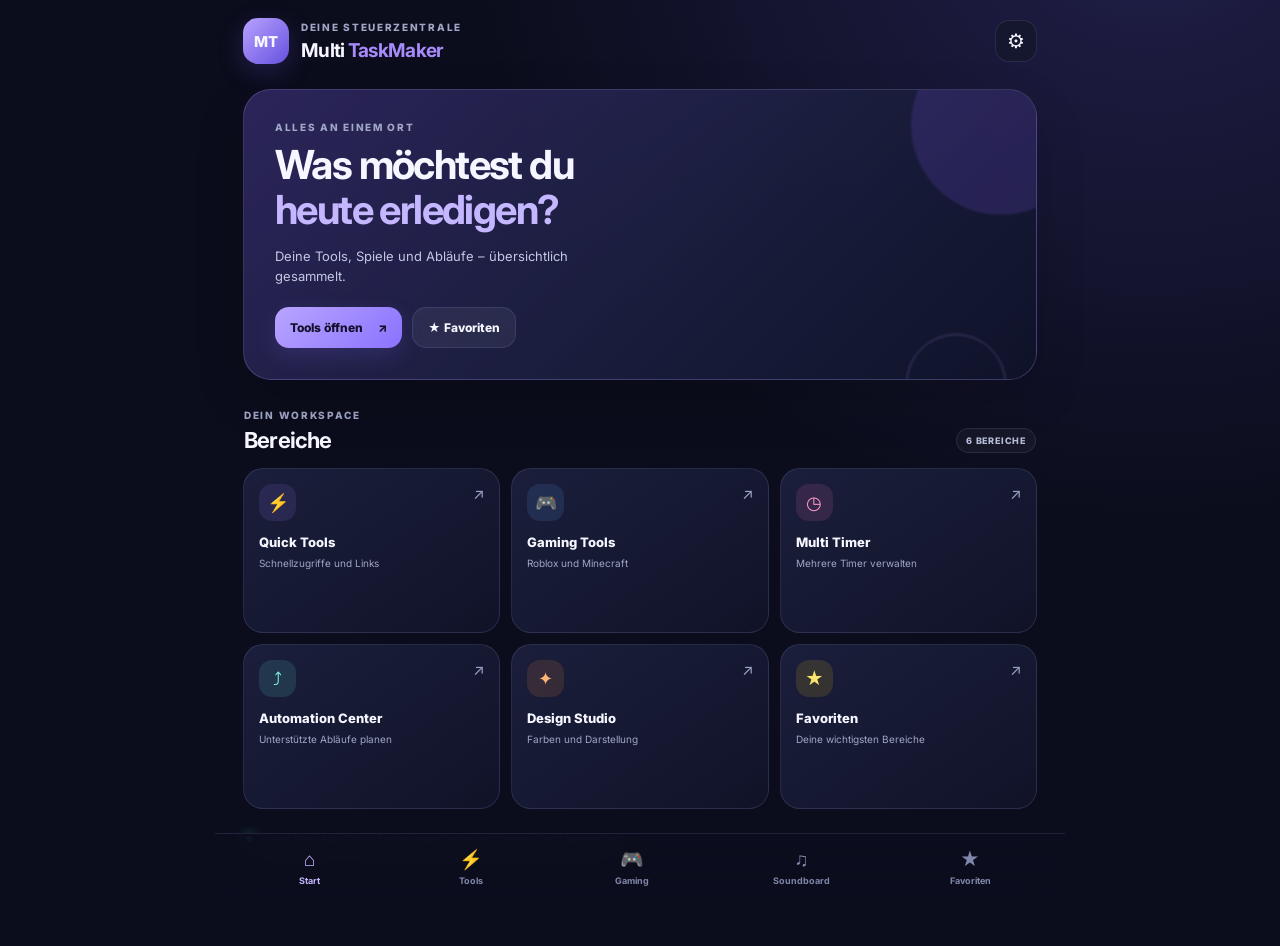
<file: index.html>
<!doctype html>
<html lang="de">
<head>
  <meta charset="utf-8">
  <meta name="viewport" content="width=device-width, initial-scale=1, viewport-fit=cover">
  <meta name="theme-color" content="#11142b">
  <meta name="description" content="Multi TaskMaker – persönliche Schnelltools, Gaming-Profile, Timer und Abläufe.">
  <link rel="manifest" href="manifest.webmanifest">
  <link rel="icon" href="icon.svg" type="image/svg+xml">
  <title>Multi TaskMaker</title>
  <link rel="stylesheet" href="styles.css">
</head>
<body>
  <div class="app-shell">
    <header class="topbar">
      <div class="brand-mark" aria-hidden="true">MT</div>
      <div class="brand-copy">
        <p class="eyebrow">DEINE STEUERZENTRALE</p>
        <h1>Multi <span>TaskMaker</span></h1>
      </div>
      <button class="icon-button" id="open-settings" aria-label="Einstellungen öffnen" title="Einstellungen">⚙</button>
    </header>

    <main>
      <section class="hero">
        <div class="hero-orb orb-one"></div><div class="hero-orb orb-two"></div>
        <p class="eyebrow">ALLES AN EINEM ORT</p>
        <h2>Was möchtest du<br><span>heute erledigen?</span></h2>
        <p class="hero-copy">Deine Tools, Spiele und Abläufe – übersichtlich gesammelt.</p>
        <div class="hero-actions">
          <button class="primary-button" data-view="tools">Tools öffnen <span>↗</span></button>
          <button class="secondary-button" data-view="favorites">★ Favoriten</button>
        </div>
      </section>

      <section class="section-heading">
        <div><p class="eyebrow">DEIN WORKSPACE</p><h2>Bereiche</h2></div>
        <span class="small-pill" id="mode-count">6 BEREICHE</span>
      </section>

      <section class="mode-grid" id="mode-grid">
        <button class="mode-card" data-view="tools"><span class="mode-icon purple">⚡</span><span class="mode-title">Quick Tools</span><span class="mode-desc">Schnellzugriffe und Links</span><span class="card-arrow">↗</span></button>
        <button class="mode-card" data-view="gaming"><span class="mode-icon blue">🎮</span><span class="mode-title">Gaming Tools</span><span class="mode-desc">Roblox und Minecraft</span><span class="card-arrow">↗</span></button>
        <button class="mode-card" data-view="timers"><span class="mode-icon pink">◷</span><span class="mode-title">Multi Timer</span><span class="mode-desc">Mehrere Timer verwalten</span><span class="card-arrow">↗</span></button>
        <button class="mode-card" data-view="automation"><span class="mode-icon teal">⤴</span><span class="mode-title">Automation Center</span><span class="mode-desc">Unterstützte Abläufe planen</span><span class="card-arrow">↗</span></button>
        <button class="mode-card" data-view="appearance"><span class="mode-icon orange">✦</span><span class="mode-title">Design Studio</span><span class="mode-desc">Farben und Darstellung</span><span class="card-arrow">↗</span></button>
        <button class="mode-card" data-view="favorites"><span class="mode-icon gold">★</span><span class="mode-title">Favoriten</span><span class="mode-desc">Deine wichtigsten Bereiche</span><span class="card-arrow">↗</span></button>
      </section>

      <section class="view-panel hidden" id="view-panel" aria-live="polite">
        <div class="view-topline">
          <button class="back-button" id="back-home">← Startseite</button>
          <span class="small-pill" id="view-label">BEREICH</span>
        </div>
        <div id="view-content"></div>
      </section>
      <section class="footer-note">
        <span class="status-dot"></span>
        <span>Lokale Web-App · Deine Einstellungen bleiben auf diesem Gerät gespeichert</span>
      </section>
    </main>

    <nav class="bottom-nav" aria-label="Hauptnavigation">
      <button class="nav-item active" data-view="home"><span>⌂</span>Start</button>
      <button class="nav-item" data-view="tools"><span>⚡</span>Tools</button>
      <button class="nav-item" data-view="gaming"><span>🎮</span>Gaming</button>
    <button class="nav-item" data-view="soundboard"><span>♫</span>Soundboard</button>
      <button class="nav-item" data-view="favorites"><span>★</span>Favoriten</button>
    </nav>
    <div class="toast" id="toast" role="status"></div>
  </div>
  <script src="app.js"></script>
</body>
</html>
</file>
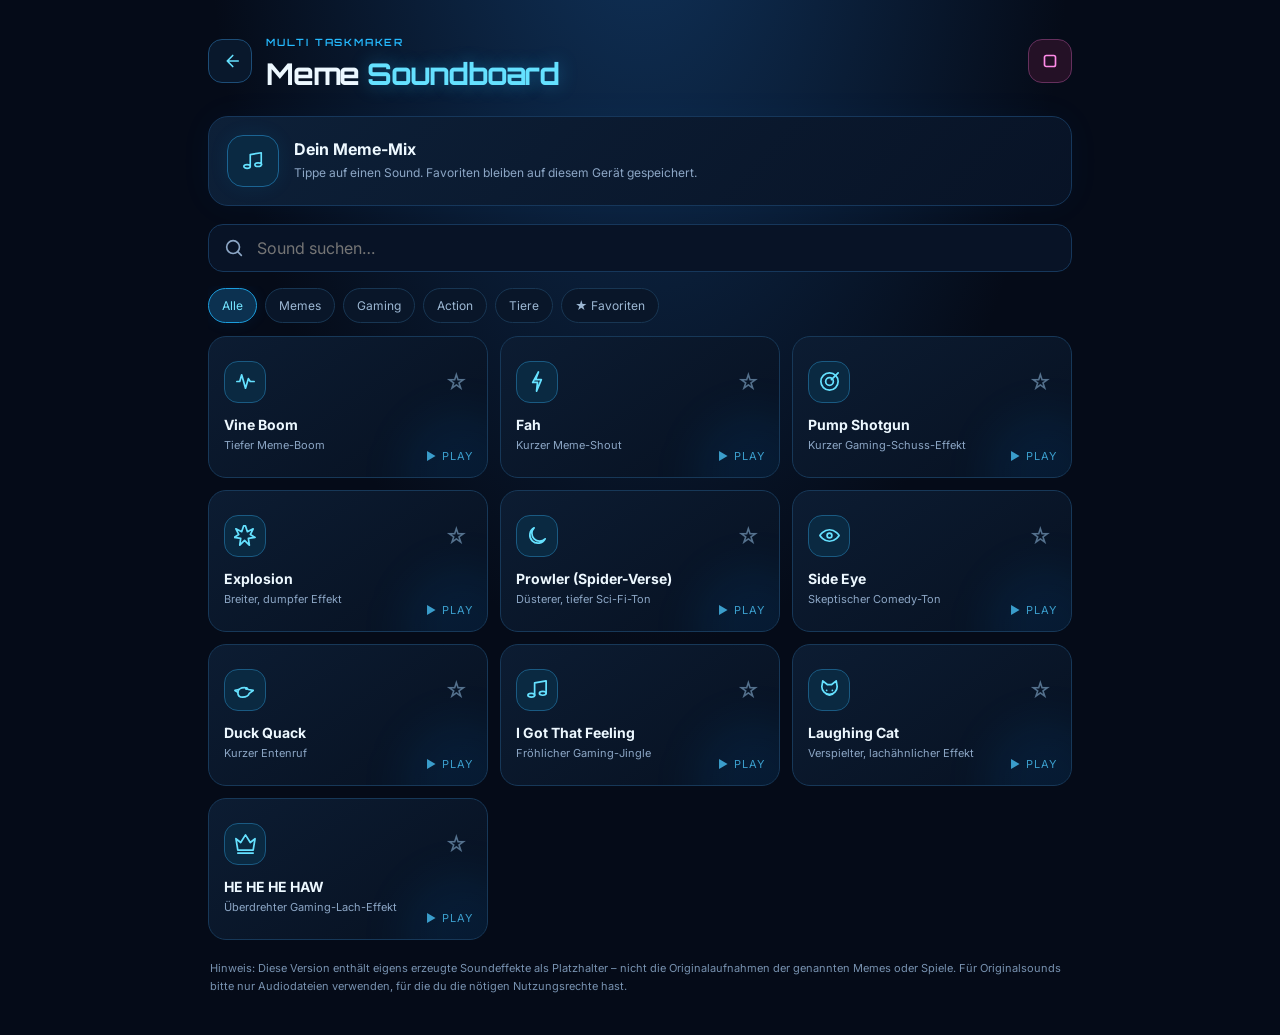
<file: soundboard.html>
<!doctype html>
<html lang="de">
<head>
  <meta charset="utf-8">
  <meta name="viewport" content="width=device-width,initial-scale=1,viewport-fit=cover">
  <meta name="theme-color" content="#050b18">
  <title>Soundboard • Multi TaskMaker</title>
  <link rel="stylesheet" href="soundboard.css">
</head>
<body>
  <main class="app-shell">
    <header class="topbar">
      <a class="back-link" href="index.html" aria-label="Zurück zur Startseite">
        <svg viewBox="0 0 24 24" aria-hidden="true"><path d="m15 18-6-6 6-6M9 12h12"/></svg>
      </a>
      <div class="brand"><span class="eyebrow">MULTI TASKMAKER</span><h1>Meme <span>Soundboard</span></h1></div>
      <button id="stopAll" class="stop-button" type="button" title="Sound stoppen" aria-label="Sound stoppen">
        <svg viewBox="0 0 24 24" aria-hidden="true"><rect x="6" y="6" width="12" height="12" rx="2"/></svg>
      </button>
    </header>

    <section class="intro panel">
      <div class="intro-icon"><svg viewBox="0 0 24 24" aria-hidden="true"><path d="M9 18V5l12-2v13M9 18c0 1.1-1.6 2-3.5 2S2 19.1 2 18s1.6-2 3.5-2S9 16.9 9 18Zm12-2c0 1.1-1.6 2-3.5 2S14 17.1 14 16s1.6-2 3.5-2 4 0.9 4 2Z"/></svg></div>
      <div><h2>Dein Meme-Mix</h2><p>Tippe auf einen Sound. Favoriten bleiben auf diesem Gerät gespeichert.</p></div>
    </section>

    <label class="search-wrap">
      <svg viewBox="0 0 24 24" aria-hidden="true"><circle cx="11" cy="11" r="7"/><path d="m20 20-4-4"/></svg>
      <input id="search" type="search" placeholder="Sound suchen…" autocomplete="off">
    </label>

    <nav class="filters" aria-label="Sound-Kategorien">
      <button class="filter active" data-category="Alle">Alle</button>
      <button class="filter" data-category="Memes">Memes</button>
      <button class="filter" data-category="Gaming">Gaming</button>
      <button class="filter" data-category="Action">Action</button>
      <button class="filter" data-category="Tiere">Tiere</button>
      <button class="filter" data-category="Favoriten">★ Favoriten</button>
    </nav>

    <section class="sound-grid" id="soundGrid" aria-label="Sounds"></section>
    <p class="footnote">Hinweis: Diese Version enthält eigens erzeugte Soundeffekte als Platzhalter – nicht die Originalaufnahmen der genannten Memes oder Spiele. Für Originalsounds bitte nur Audiodateien verwenden, für die du die nötigen Nutzungsrechte hast.</p>
  </main>
  <script src="soundboard.js"></script>
</body>
</html>
</file>
<file: styles.css>
@import url('https://fonts.googleapis.com/css2?family=Inter:wght@400;500;600;700;800&display=swap');
:root{--bg:#0b0d1c;--panel:#14172d;--panel2:#191d38;--text:#f5f6ff;--muted:#a1a6c7;--line:rgba(177,184,255,.13);--purple:#a78bfa;--blue:#60a5fa;--pink:#f472b6;--teal:#5eead4;--gold:#facc15;--accent:#a78bfa;--accent2:#6d5ce8;--radius:22px}
*{box-sizing:border-box}html{min-height:100%;background:var(--bg)}body{margin:0;background:radial-gradient(ellipse at 90% -10%,rgba(109,92,232,.22),transparent 42%),var(--bg);color:var(--text);font-family:Inter,-apple-system,BlinkMacSystemFont,"Segoe UI",sans-serif;min-height:100vh}button,input,select,textarea{font:inherit}button{cursor:pointer;color:inherit}.app-shell{max-width:850px;margin:0 auto;padding:calc(18px + env(safe-area-inset-top)) 18px calc(95px + env(safe-area-inset-bottom))}.topbar{display:flex;align-items:center;gap:12px;margin-bottom:25px}.brand-mark{width:46px;height:46px;display:grid;place-items:center;border-radius:15px;background:linear-gradient(135deg,#b9a2ff,#6551df);font-size:15px;font-weight:800;box-shadow:0 8px 26px #7c5cff35}.brand-copy{flex:1}.eyebrow{font-size:10px;letter-spacing:1.7px;color:var(--muted);font-weight:800;margin:0 0 6px}.brand-copy h1{font-size:19px;letter-spacing:-.7px;margin:0}.brand-copy h1 span{color:var(--accent)}.icon-button{width:42px;height:42px;border-radius:14px;border:1px solid var(--line);background:var(--panel);font-size:20px}.hero{position:relative;overflow:hidden;border:1px solid rgba(183,165,255,.23);border-radius:28px;padding:25px 22px 22px;background:linear-gradient(135deg,rgba(83,66,166,.45),rgba(26,30,61,.95) 58%,rgba(15,19,41,.98));box-shadow:0 20px 50px rgba(0,0,0,.16);margin-bottom:29px}.hero h2{font-size:clamp(27px,7vw,38px);line-height:1.12;letter-spacing:-1.6px;margin:10px 0 12px;position:relative}.hero h2 span{color:#c5b7ff}.hero-copy{color:#c3c7e3;font-size:13px;line-height:1.6;max-width:330px;position:relative}.hero-orb{position:absolute;border-radius:50%;filter:blur(1px);pointer-events:none}.orb-one{width:180px;height:180px;background:#8b5cf6;opacity:.17;right:-55px;top:-55px}.orb-two{width:100px;height:100px;border:1px solid #bbaaff55;right:30px;bottom:-55px}.hero-actions{display:flex;gap:10px;flex-wrap:wrap;margin-top:20px;position:relative}.primary-button,.secondary-button,.action-button{border:0;border-radius:14px;padding:12px 15px;font-size:12px;font-weight:800}.primary-button{background:linear-gradient(135deg,#b8a5ff,#8b72ff);color:#14102a;box-shadow:0 8px 22px #8b72ff28}.primary-button span{margin-left:12px}.secondary-button,.action-button{background:rgba(255,255,255,.06);border:1px solid var(--line);color:var(--text)}.section-heading{display:flex;justify-content:space-between;align-items:end;margin:0 1px 15px}.section-heading h2{margin:0;font-size:22px;letter-spacing:-.8px}.small-pill{border:1px solid var(--line);background:rgba(255,255,255,.035);color:#b9bedb;border-radius:99px;padding:6px 9px;font-size:9px;font-weight:800;letter-spacing:.8px}.mode-grid{display:grid;grid-template-columns:repeat(2,minmax(0,1fr));gap:11px}.mode-card{position:relative;text-align:left;min-height:150px;padding:15px;border-radius:20px;border:1px solid var(--line);background:linear-gradient(145deg,rgba(28,32,61,.95),rgba(17,20,41,.95));display:flex;flex-direction:column;align-items:flex-start;transition:transform .15s,border-color .15s}.mode-card:active{transform:scale(.98)}.mode-card:hover{border-color:#a78bfa60}.mode-icon{width:37px;height:37px;border-radius:13px;display:grid;place-items:center;font-size:18px;margin-bottom:13px}.purple{background:#9b7bff20;color:#bba7ff}.blue{background:#60a5fa20;color:#7cb8ff}.pink{background:#f472b620;color:#ff9dce}.teal{background:#5eead420;color:#7df3dd}.orange{background:#fb923c20;color:#ffb575}.gold{background:#facc1520;color:#fce56d}.mode-title{font-size:13px;font-weight:800;margin-bottom:6px}.mode-desc{font-size:10px;color:var(--muted);line-height:1.45;padding-right:8px}.card-arrow{position:absolute;right:14px;top:15px;color:#9ca3c8;font-size:15px}.view-panel{margin-top:24px;padding:19px;border:1px solid var(--line);background:rgba(19,22,45,.95);border-radius:24px;min-height:200px}.hidden{display:none!important}.view-topline{display:flex;align-items:center;justify-content:space-between;margin-bottom:18px}.back-button{background:none;border:0;color:#c6b9ff;font-size:12px;font-weight:700;padding:5px 0}.view-title{font-size:24px;letter-spacing:-1px;margin:0 0 7px}.view-subtitle{font-size:12px;color:var(--muted);line-height:1.6;margin:0 0 20px}.tool-list{display:grid;gap:10px}.tool-row{display:flex;align-items:center;gap:12px;padding:13px;border:1px solid var(--line);background:rgba(255,255,255,.025);border-radius:16px}.tool-row .tool-symbol{width:38px;height:38px;border-radius:12px;display:grid;place-items:center;background:#9b7bff1d;font-size:18px;flex-shrink:0}.tool-main{flex:1;min-width:0}.tool-main strong{display:block;font-size:12px;margin-bottom:4px}.tool-main small{display:block;color:var(--muted);font-size:10px;line-height:1.4}.tool-actions{display:flex;gap:6px;align-items:center}.mini-button{border:1px solid var(--line);background:#ffffff08;border-radius:10px;padding:8px 9px;font-size:11px}.mini-button.fav{color:#fce56d}.field{display:grid;gap:7px;margin:12px 0}.field label{font-size:11px;color:#c4c8e1;font-weight:700}.field input,.field select,.field textarea{width:100%;padding:12px;border-radius:12px;border:1px solid var(--line);background:#0e1125;color:var(--text);outline:none}.field input:focus,.field select:focus,.field textarea:focus{border-color:#a78bfa}.form-row{display:grid;grid-template-columns:1fr 1fr;gap:10px}.inline-actions{display:flex;gap:8px;flex-wrap:wrap;margin:14px 0}.empty-state{padding:23px 12px;text-align:center;border:1px dashed #858ab833;border-radius:16px;color:var(--muted);font-size:12px;line-height:1.6}.timer-display{font-size:33px;font-weight:800;letter-spacing:-1px;font-variant-numeric:tabular-nums}.timer-card{padding:15px;border-radius:17px;border:1px solid var(--line);background:#ffffff04}.timer-top{display:flex;justify-content:space-between;gap:10px;align-items:center}.timer-name{font-size:13px;font-weight:800}.timer-controls{display:flex;gap:7px;flex-wrap:wrap;margin-top:12px}.footer-note{display:flex;align-items:center;gap:8px;color:#777fa6;font-size:10px;line-height:1.5;margin:22px 3px 5px}.status-dot{width:6px;height:6px;border-radius:50%;background:#5eead4;box-shadow:0 0 12px #5eead4}.bottom-nav{position:fixed;z-index:10;left:50%;transform:translateX(-50%);bottom:0;width:min(100%,850px);padding:10px 14px calc(10px + env(safe-area-inset-bottom));background:rgba(12,14,30,.92);backdrop-filter:blur(18px);border-top:1px solid var(--line);display:flex;justify-content:space-around}.nav-item{min-width:60px;border:0;background:transparent;color:#8187aa;font-size:9px;font-weight:700;display:flex;flex-direction:column;align-items:center;gap:4px;padding:4px 9px}.nav-item span{font-size:19px}.nav-item.active{color:#c4b5fd}.toast{position:fixed;z-index:20;bottom:calc(82px + env(safe-area-inset-bottom));left:50%;transform:translate(-50%,12px);opacity:0;pointer-events:none;background:#e9e4ff;color:#1b1632;border-radius:12px;padding:11px 15px;font-size:12px;font-weight:800;box-shadow:0 8px 30px #0005;transition:.2s;max-width:90%;text-align:center}.toast.show{opacity:1;transform:translate(-50%,0)}.theme-blue{--accent:#60a5fa;--accent2:#2563eb}.theme-neon{--accent:#22d3ee;--accent2:#2563eb}.theme-purple{--accent:#a78bfa;--accent2:#6d5ce8}.note-box{border-radius:14px;padding:13px;background:#facc1510;border:1px solid #facc1526;color:#e9dba4;font-size:11px;line-height:1.55;margin:12px 0}.favorite-grid{display:grid;grid-template-columns:repeat(2,minmax(0,1fr));gap:9px}.favorite-tile{padding:14px;border:1px solid var(--line);background:#ffffff05;border-radius:15px;text-align:left}.favorite-tile strong{display:block;font-size:12px;margin:7px 0 4px}.favorite-tile small{font-size:10px;color:var(--muted)}.switch-row{display:flex;align-items:center;justify-content:space-between;padding:13px 0;border-bottom:1px solid var(--line);font-size:12px}.switch-row input{accent-color:var(--accent);width:18px;height:18px}
@media(min-width:620px){.app-shell{padding-left:28px;padding-right:28px}.hero{padding:31px}.mode-grid{grid-template-columns:repeat(3,minmax(0,1fr))}.mode-card{min-height:165px}.view-panel{padding:24px}.hero h2{font-size:40px}}
@media(max-width:360px){.app-shell{padding-left:12px;padding-right:12px}.mode-grid{gap:8px}.mode-card{padding:12px}.hero{padding:20px}.form-row{grid-template-columns:1fr}}
</file>
<file: soundboard.css>
@import url('https://fonts.googleapis.com/css2?family=Orbitron:wght@500;600;700&family=Inter:wght@400;500;600;700&display=swap');
:root{color-scheme:dark;--bg:#050b18;--panel:#0b1629;--line:#16375b;--blue:#25baff;--cyan:#65e1ff;--muted:#8ca6c5;--white:#edf8ff}
*{box-sizing:border-box}body{margin:0;min-height:100vh;background:radial-gradient(ellipse at 50% -15%,#10335b 0,transparent 48%),var(--bg);color:var(--white);font-family:Inter,system-ui,sans-serif}
button,input{font:inherit}.app-shell{width:min(100%,900px);margin:0 auto;padding:22px 18px 40px}.topbar{display:flex;align-items:center;gap:14px;margin-bottom:24px}.back-link,.stop-button{display:grid;place-items:center;width:44px;height:44px;flex:0 0 44px;border:1px solid #1d4d77;border-radius:14px;background:#09182c;color:var(--cyan)}svg{width:22px;height:22px;fill:none;stroke:currentColor;stroke-width:1.8;stroke-linecap:round;stroke-linejoin:round}.brand{flex:1}.eyebrow{font:600 10px Orbitron,sans-serif;letter-spacing:.18em;color:var(--blue)}h1{font:700 clamp(21px,5vw,30px) Orbitron,sans-serif;margin:5px 0 0;letter-spacing:-.04em}h1 span{color:var(--cyan);text-shadow:0 0 18px #25baff60}.stop-button{cursor:pointer;background:#241126;border-color:#65305d;color:#ff8be8}
.panel{border:1px solid var(--line);background:linear-gradient(135deg,#0d2038,#081326);border-radius:20px}.intro{display:flex;align-items:center;gap:15px;padding:18px;margin-bottom:18px;box-shadow:0 0 35px #0788ff0b}.intro-icon{display:grid;place-items:center;width:52px;height:52px;flex:0 0 52px;border:1px solid #1b6493;border-radius:16px;color:var(--cyan);background:#0a2942;box-shadow:0 0 20px #00aaff15}.intro h2{font-size:16px;margin:0 0 5px}.intro p{font-size:12px;line-height:1.55;color:var(--muted);margin:0}.search-wrap{display:flex;align-items:center;gap:10px;padding:0 14px;height:48px;border:1px solid var(--line);border-radius:15px;background:#081326;color:var(--muted);margin-bottom:14px}.search-wrap input{min-width:0;flex:1;background:transparent;border:0;outline:0;color:var(--white)}.search-wrap:focus-within{border-color:var(--blue);box-shadow:0 0 0 3px #25baff18}.filters{display:flex;gap:8px;overflow-x:auto;padding:2px 0 13px;scrollbar-width:none}.filters::-webkit-scrollbar{display:none}.filter{white-space:nowrap;padding:9px 13px;border:1px solid #183653;border-radius:999px;color:#9db8d4;background:#091629;font-size:12px;cursor:pointer}.filter.active{background:#0c3150;color:#75e5ff;border-color:#1c9ddc;box-shadow:0 0 15px #008cff16}.sound-grid{display:grid;grid-template-columns:repeat(2,minmax(0,1fr));gap:12px}.sound-card{position:relative;min-height:142px;text-align:left;padding:15px;border:1px solid #173858;border-radius:18px;background:linear-gradient(145deg,#0c1c32,#071121);color:var(--white);cursor:pointer;overflow:hidden;transition:transform .12s,border-color .12s,box-shadow .12s}.sound-card:before{content:"";position:absolute;inset:auto -35px -55px auto;width:120px;height:120px;background:#008cff14;filter:blur(20px);border-radius:50%}.sound-card:active{transform:scale(.975)}.sound-card.playing{border-color:var(--cyan);box-shadow:0 0 24px #20baff20}.card-top{display:flex;align-items:center;justify-content:space-between;gap:8px;position:relative}.sound-icon{width:42px;height:42px;display:grid;place-items:center;border:1px solid #1a5a82;border-radius:14px;background:#0a2941;color:var(--cyan)}.sound-icon svg{width:23px;height:23px}.favorite{position:relative;z-index:1;border:0;background:transparent;color:#54718d;font-size:22px;padding:2px 4px;cursor:pointer}.favorite.on{color:#6de5ff;text-shadow:0 0 12px #25baff}.sound-name{position:relative;display:block;font-size:14px;font-weight:700;margin-top:13px}.sound-desc{position:relative;display:block;color:var(--muted);font-size:11px;margin-top:5px;line-height:1.4}.play-mark{position:absolute;right:14px;bottom:14px;color:#4dcaff;opacity:.75;font-size:11px;letter-spacing:.1em}.footnote{margin:20px 2px 0;color:#7892b0;font-size:11px;line-height:1.6}.empty{grid-column:1/-1;padding:28px;text-align:center;border:1px dashed #214361;border-radius:16px;color:var(--muted);font-size:13px}
@media(min-width:640px){.sound-grid{grid-template-columns:repeat(3,minmax(0,1fr))}.app-shell{padding-top:30px}}@media(prefers-reduced-motion:reduce){*{transition:none!important}}
</file>
